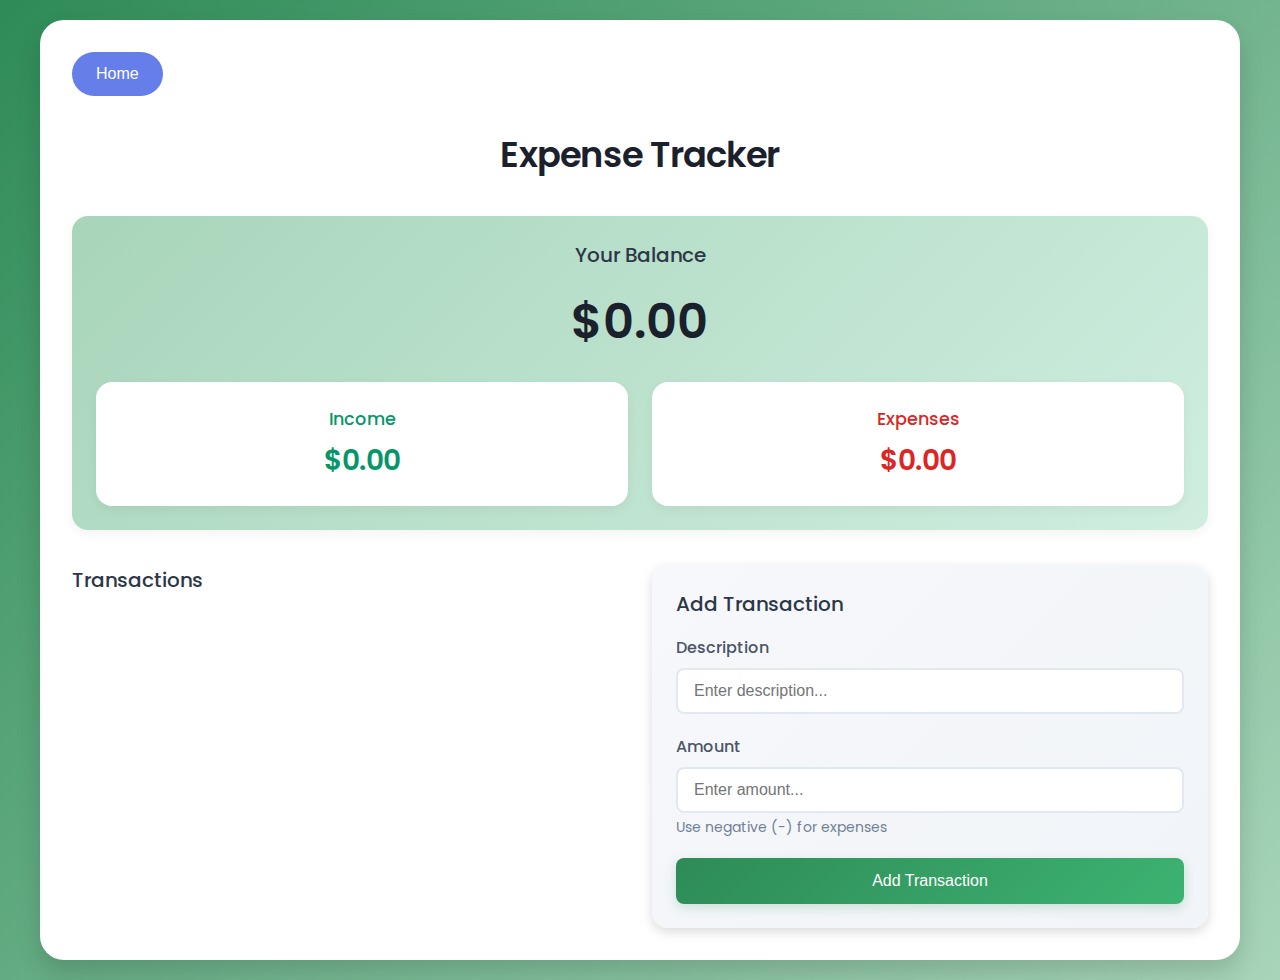
<file: expense.html>
<!DOCTYPE html>
<html lang="en">
<head>
    <meta charset="UTF-8">
    <meta name="viewport" content="width=device-width, initial-scale=1.0">
    <title>Expense Tracker</title>
    <link rel="stylesheet" href="style.css">
    <link rel="stylesheet" href="expense.css">    
</head>
<body>
    <div class="container">
        <button id="home-btn" onclick="location.href='/'">Home</button>
        <h1>Expense Tracker</h1>

        <div class="balance-container">
            <h2>Your Balance</h2>
            <h1 id="balance">$0.00</h1>

            <div class="summary">
                <div class="income">
                    <h3>Income</h3>
                    <p id="income-amount">$0.00</p>
                </div>                    
                <div class="expenses">
                    <h3>Expenses</h3>
                    <p id="expense-amount">$0.00</p>
                </div>
            </div>
        </div>

        <div class="main-content">
            <div class="transaction-container">
                <h2>Transactions</h2>
                <ul id="transaction-list">
                    <!-- Transactions will be added here from js -->
                </ul>
            </div>

            <div class="form-container">
                <h2>Add Transaction</h2>

                <form id="transaction-form">

                    <div class="form-group">
                        <label for="description">Description</label>
                        <input type="text" id="description" placeholder="Enter description..." required>
                    </div>

                     <div class="form-group">
                        <label for="amount">Amount</label>
                        <input type="number" id="amount" placeholder="Enter amount..." required>
                        <small>Use negative (-) for expenses</small>
                    </div>

                    <button type="submit">Add Transaction</button>

                </form>


            </div>
        </div>

    </div>



    <script src="expense.js"></script>
</body>
</html>
</file>
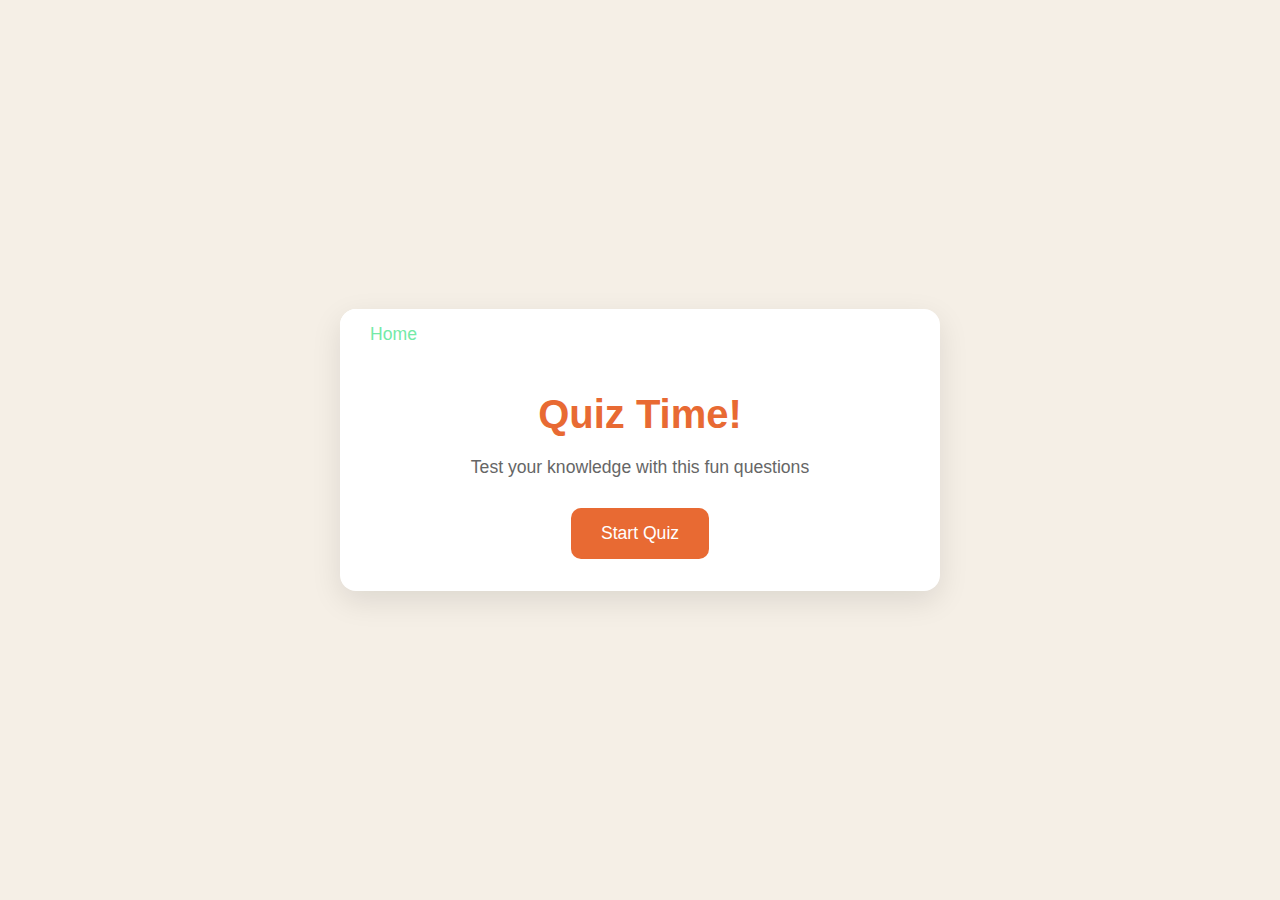
<file: quiz.html>
<!DOCTYPE html>
<html lang="en">
<head>
    <meta charset="UTF-8">
    <meta name="viewport" content="width=device-width, initial-scale=1.0">
    <title>Quiz game</title>
    <link rel="stylesheet" href="style.css">
    <link rel="stylesheet" href="quiz.css">
</head>
<body>
   <!-- <div>
    <button id="home-btn" onclick="location.href='/'">Home</button>
   </div> -->

    <div class="container">
        <button id="home-btn" onclick="location.href='/'">Home</button>
        <div class="screen active" id="start-screen">
            <!-- <button id="home-btn" onclick="location.href='/'">Home</button> -->
            <h1>Quiz Time!</h1>
            <p>Test your knowledge with this fun questions</p>
            <button id="start-btn">Start Quiz</button>
        </div>

        <div class="screen" id="quiz-screen">
            <div class="quiz-header">
                <h2 id="question-text">Question goes here</h2>
                <div class="quiz-info">
                    <p>
                        Question <span id="current-question">1</span> of <span id="total-questions">5</span>
                    </p>

                    <p>
                        score: <span id="score">0</span>

                    </p>

                </div>

            </div>

         <div id="answers-container" class="answers-container">

            <!-- Answers will be inserted here from js later at some point -->

         </div> 
         
         <div class="progress-bar">
            <div id="progress" class="progress"></div>
         </div>
        </div>

        <div id="result-screen" class="screen">
            <h1>Quiz Results</h1>
            <div class="result-info">
                <p>You Scored  <span id="final-score">0</span> out of <span id="max-score">5</span></p>
                <div id="result-message">Good job!</div>
            </div>
            <button id="restart-btn">Restart Quiz</button>
        </div>

    </div>

    <script src="quiz.js"></script>

</body>

</html>
</file>
<file: style.css>
/* general*/


@import url('https://fonts.googleapis.com/css2?family=Poppins:ital,wght@0,100;0,200;0,300;0,400;0,500;0,600;0,700;0,800;0,900;1,100;1,200;1,300;1,400;1,500;1,600;1,700;1,800;1,900&display=swap');


* {
    margin:0;
    padding:0;
}

body {
    font-family: "Poppins", sans-serif;
}

html{
    scroll-behavior: smooth;
}

p{
    color: rgb(85, 85, 85);
}

/*TRANSITION*/

 a, 
.btn{
    transition: all 300ms ease;
}

/*desktop nav*/
#desktop-nav{ 
    background-color: aquamarine;
    

} 

nav,
.nav-links{
    display: flex;
    
}

nav{
    justify-content: space-around;
    align-items: center;
    height:17vh;
   
}

.nav-links{
    gap: 2rem;
    list-style: none;
    font-size:1.5rem;
}
a{
    color: black;
    text-decoration: none;
    text-decoration-color: white;

}
a:hover{
    color: gray;
    text-decoration: underline;
    text-underline-offset:1rem;
    text-decoration-color: rgb(181, 181, 181);
}

.logo{
    font-size:2rem;
}

.logo:hover{
    cursor: default;
}

/*hamburger menu*/

#hamburger-nav{
    display: none;
}
.hamburger-menu {
    position: relative;
    display:inline-block ; 
}

.hamburger-icon {
    display: flex;
    flex-direction: column;
    justify-content: space-between;
    height:24px;
    width:30px;
    cursor: pointer;
}

.hamburger-icon span{
  width:100%;  
  height:2px;
  background-color: black;
  transition:all 0.3 ease-in-out ;
}

.menu-links{
    position:absolute ;
    top:100%;
    right:0;
    background-color: white;
    width: fit-content;
    max-height: 0;
    overflow:hidden ;
    transition:all 0.3 ease-in-out ;

}

.menu-links a{
    display: block;
    padding:10%;
    text-align: center;
    font-size:1.5rem ;
    color: black;
    transition:all 0.3 ease-in-out ;

}

.menu-links li{
   list-style: none; 
}

.menu-links.open{
    max-height:300px;
}

.hamburger-icon.open span:first-child{
    transform: rotate(45deg) translate(10px,5px);
}

.hamburger-icon.open span:nth-child(2){
    opacity: 0;
}

.hamburger-icon.open span:last-child{
    transform: rotate(-45deg) translate(10px,-5px);
}

.hamburger-icon span:first-child{
    transform: none;
}

.hamburger-icon span:first-child{
    opacity: 1;
}

.hamburger-icon span:last-child{
    transform: none;
} 

/*Sections*/

 section{
    padding-top: 4vh;
    height: 96vh;
    margin: 0 10rem;
    box-sizing: border-box;
    min-height: fit-content;
}

.section-container{
    display: flex;
} 

/*profile section*/

 #profile{
    display: flex;
    justify-content: center;
    gap: 5rem;
    height: 80vh;
}

 .section__pic-container{
    display: flex;
    border-radius: 500px;
    height: 500px;
    width: 100px; 
    margin: auto 0; 
} 


.pic{
    width: 300px;
    height: 300px;
    border-radius: 600px;
}

.section__text{
    align-self:center ;
    text-align: center;
}

.section__text p{
    font-weight: 600;
}

.section__text__p1{
    text-align: center;
}

.section__text__p2{
    font-size: 1.75rem;
    margin-bottom: 1rem;
}

.title{
    font-size: 3rem;
    text-align: center;
}
#socials-container{
    display: flex;
    justify-content: center;
    margin-top: 1rem;
    gap: 1rem; 
 } 

/*Icons*/

 .icon{
    cursor: pointer;
    height: 2rem;
} 


/*buttons*/
 .btn-container{
    display: flex;
    justify-content: center;
    gap: 1rem;
}

.btn{
    font-weight: 600;
    transition: all 300ms ease;
    padding: 1rem;
    width: 8rem;
    border-radius:2rem;
}

.btn-color-1,
.btn-color-2
{
 border: rgb(53, 53, 53) 0.1rem solid;  

 }

.btn-color-1:hover,
.btn-color-2:hover
{
cursor: pointer;
}

.btn-color-1,
.btn-color-2:hover
{
background: rgb(53, 53, 53);
color: white;
}

.btn-color-1:hover
{
    background: rgb(0, 0, 0);
}

.btn-color-2
{
    background: none;
}

.btn-color-2:hover
{
    border: rgb(255, 255, 255) 0.1 rem solid;
}

.btn-container{
    gap: 1 rem;
} 


/* about section */

 #about{
    position: relative;
}

.about-containers{
    gap: 2rem;
    margin-bottom:2rem;
    margin-top:2rem;
}

.about-details-container{
    justify-content: center;
    flex-direction: column;
}

.about-containers,
.about-details-container{
    display: flex;
}

.about-pic{
   border-radius:2rem; 
}

.arrow{
    position: absolute;
    right:-5rem;
    bottom:2.5rem;

}

.details-container {
    padding:1.5rem;
    flex:1;
    background: white; 
    border-radius:2rem;
    border: rgb(53, 53, 53) 0.1 rem solid;
    border-color: rgb(163, 163, 163); 
    text-align: center; 
}

.section-container{
    gap: 4rem;
    height: 80%;
}

.section__pic-container{
    height:400px;
    width:400px;
    margin: auto 0;
} 

/* experience section */

#experience{
    position: relative;
}
.experience-sub-title{
    color:rgb(85,85,85);
    font-weight: 600;
    font-size: 1.75rem;
    margin-bottom: 2rem;
}

.experience-details-container{
    display: flex;
    justify-content: center;
    flex-direction: column;
}

.article-container{
    display: flex;
    text-align: initial;
    flex-wrap: wrap;
    flex-direction: row;
    gap: 2.5rem;
    justify-content: space-around;

}

article{
    display: flex;
    width: 10rem;
    justify-content: space-around;
    gap: 0.5rem;
}

article.icon{
    cursor: default;
}

/* projects section */

#projects{
    position: relative;
}

 .color-container{
    border-color: rgb(163,163,163);
    background: rgb(250,250,250);

 }

 .project-img{
    border-radius: 2rem;
    width: 90%;
    height: 90%;
 }

 .project-title{
    margin: 1rem;
    color: black;
 }

 .project-btn{
    color: black;
    border-color: rgb(163, 163,163);
 }

 /* contact */

 #contact{
    display: flex;
    justify-content: center;
    flex-direction: column;
    height: 70vh;
 }
.contact-info-upper-container{
    display: flex;
    justify-content: center;
    border-radius:2rem;
    border:rgb(53, 53, 53) 0.1rem solid ;
    border-color: rgb(163, 163, 163);
    background: rgb(250,250,250);
    margin: 2rem auto;
    padding: 0.5rem;
}

.contact-info-container{
    display: flex;
    align-items: center;
    justify-content: center;
    gap:0.5rem ;
    margin: 1rem;
}

.contact-info-container p{
    font-size: larger;
}

.contact-icon{
    cursor: default;
}

.email-icon{
    height: 2.5rem;
}


/* footer section */

footer{
    height: 26vh;
    margin: 0 1rem;
    background-color: aquamarine;
    
}

footer p{
    text-align: center;
}
</file>
<file: expense.css>
@import url('https://fonts.googleapis.com/css2?family=Poppins:wght@100;200;300;400;500;600;700;800;900&display=swap');

*{
    margin: 0;
    padding: 0;
    box-sizing: border-box;
}

body{
    background: linear-gradient(135deg, #2e8b57, #a8d5ba);
    min-height: 100vh;
    font-family: "poppins", sans-serif;
    display: flex;
    align-items: center;
    justify-content: center;
    padding: 20px;
    color: #2d3436;
}

.container{
    width: 100%;
    max-width: 1200px;
    background-color: #fff;
    padding: 2rem;
    border-radius: 24px;
    box-shadow:0 12px 24px rgba(0, 0, 0, 0.15);
}

h1{
    text-align: center;
    color: #1a202c;
    margin-bottom: 35px;
    font-size: 2.2rem;
    font-weight: 600;
    letter-spacing: -0.5px;
}

h2{
    color: #2d3748;
    margin-bottom: 1rem;
    font-size: 1.25rem;
    font-weight: 500;
}

.balance-container{
    text-align: center;
    margin-bottom: 35px;
    padding: 24px;
    background: linear-gradient(135deg, #a8d5ba, #cfeee0); /* FIX */
    border-radius: 1rem;
    box-shadow: 0 4px 12px rgba(0, 0, 0, 0.05);
}

.balance-container h1{
    font-size: 3rem;
    margin: 15px 0;
}

.summary{
    display: grid;
    grid-template-columns: 1fr 1fr;
    gap: 24px;
    margin-top: 24px;
}

.main-content{
    display: grid;
    grid-template-columns: 1fr 1fr;
    gap: 24px;
}

.income,
.expenses{
    background-color: #fff;
    padding: 24px;
    border-radius: 1rem;
    box-shadow: 0 4px 12px rgba(0, 0, 0, 0.05);
    transition: transform 0.2s ease;
}

.income:hover,
.expenses:hover{ /* FIXED SELECTOR */
    transform: translateY(-2px);
}

.income h3{
    color: #059669; /* FIXED */
    font-size: 1.1rem;
    font-weight: 500;
}

.expenses h3{
    color: #dc2626; /* FIXED */
    font-size: 1.1rem;
    font-weight: 500;
}

.income p{
    margin-top: 8px;
    font-size: 1.75rem;
    font-weight: 600;
    color: #059669;
}

.expenses p{
    margin-top: 8px;
    font-size: 1.75rem;
    font-weight: 600;
    color: #dc2626;
}

.transaction-container{
    height: 100%;
    display: flex;
    flex-direction: column;    
}


#home-btn{
    background: linear-gradient(45deg,#667eea);
    color: white;
    border: none;
    padding: 0.8rem 1.5rem;
    border-radius: 50px;
    cursor: pointer;
    font-weight: 500;
    margin-bottom: 2rem;
    font-size: 1rem;
}

#home-btn:hover{
    transform: translateY(-2px);
    box-shadow: 0 6px 10px rgba(102, 126, 234, 0.3);
}

#home-btn:active{
    transform: translateY(0);
}

#transaction-list{
    list-style: none;
    max-height: 500px;
    overflow-y: auto;
    padding-right: 8px;
    flex-grow: 1;
}

#transaction-list::-webkit-scrollbar{
    width: 8px;
}

#transaction-list::-webkit-scrollbar-track{
    background-color: #f1f1f1;
    border-radius: 4px;
}

#transaction-list::-webkit-scrollbar-thumb{
    background-color: #cbd5e0; /* FIXED SHADE */
}

#transaction-list::-webkit-scrollbar-thumb:hover{
    background-color: #a0aec0;
}

.transaction{
    display: flex;
    justify-content: space-between;
    align-items: center;
    padding: 1rem 1.2rem;
    margin-bottom: 12px;
    border-radius: 12px;
    background-color: #fff; 
    box-shadow: 0 2px 8px rgba(0, 0, 0, 0.05);
    transition: all 0.2s ease;
    border-right: 5px solid;
    animation: slideIn 0.3s ease;
}

@keyframes slideIn {
    from{
        opacity: 0;
        transform: translateX(-20px);
    }
    to{
        opacity: 1;
        transform: translateX(0px);
    }
}

.transaction:hover{
    transform: translateX(4px);
    box-shadow: 0 4px 12px rgba(0, 0, 0, 0.1);
}

.transaction.income{
    border-right-color: #059669;
}

.transaction.expense {
    border-right-color: #dc2626;
}

.transaction .delete-btn{
    background: none;
    border:none ;
    color: #dc2626;
    cursor: pointer;
    font-size: 1.4rem;
    opacity: 0;
    transition: all 0.2s ease;
    padding: 4px 8px;
    border-radius: 4px;
    margin-left: 12px;
}

.transaction:hover .delete-btn{
    opacity: 1;
}

.transaction .delete-btn:hover{
    background-color: #fee2e2;
    transform: scale(1.1);
}

.form-container {
    background: linear-gradient(135deg, #f6f8fb, #f1f4f8);
    padding: 24px;
    border-radius: 16px;
    box-shadow: 0 4px 12px rgba(0, 0, 0, 0.15);
    display: flex;
    height: 100%;
    flex-direction: column;
}

.form-container form{
    height: 100%;
    display: flex;
    flex-direction: column;
}

.form-group{
    margin-bottom: 20px;
}

label{
    display: block;
    margin-bottom: 8px;
    color: #4a5568;
    font-weight: 500;
}

input{
    width: 100%;
    padding: 12px 16px;
    border: 2px solid #e2e8f0;
    border-radius: 8px;
    font-size: 1rem;
    transition: all 0.2s ease;
    background-color: #fff;
}

input:focus{
    outline: none;
    border-color: #667eea;
    box-shadow: 0 0 0 3px rgba(102, 126, 234, 0.1);
}

small{
     color: #718096;
     font-size: 0.875rem;
     margin-top: 4px;
     display: block;
}

button[type="submit"]{
    width: 100%;
    padding: 14px;
    background: linear-gradient(135deg, #2e8b57, #3cb371);
    color: #fff;
    border: none;
    border-radius: 8px;
    cursor: pointer;
    font-size: 1rem;
    font-weight: 500;
    transition: all 0.2s ease;
    box-shadow: 0 4px 12px rgba(46, 139, 87, 0.2); /* FIXED */
    margin-top: auto;
}

/* RESPONSIVE FIX — comment correctly closed */
@media(max-width: 900px){
    .main-content{
        grid-template-columns: 1fr;
    }

    #transaction-list{
        max-height: 300px;
    }
}

@media(max-width:480px){
    .container{
        padding: 24px;
    }
    .summary{
        grid-template-columns: 1fr;
        gap: 16px;
    }
    .balance-container h1{
        font-size: 2.5rem;
    }
    .income p,
    .expenses p{
        font-size: 1.5rem;
    }
    .transaction{
        padding: 14px 16px;
    }
    h1{
        font-size: 1.8rem;
    }
}
</file>
<file: quiz.css>
*{
    margin: 0;
    padding: 0;
    box-sizing: border-box;
}

body{
    background: #f5efe6;
    display: flex;
    justify-content: center;
    align-items: center;
    min-height: 100vh;
    padding: 1rem;
    font-family: sans-serif;
}

.container{
    background-color: white;
    border-radius: 1rem;
    box-shadow: 0 10px 30px rgba(0, 0, 0, 0.1);
    width: 100%;
    max-width: 600px;
    overflow: hidden;
    position: relative;
}

/* screens */

.screen{
    display: none;
    padding: 2rem;
    text-align: center;
}

.screen.active{
    display: block;
}

/* start screen */

#start-screen h1{
    color: #e86a33;
    margin-bottom: 20px;
    font-size: 2.5rem;
}

#start-screen p{
    color: #666;
    margin-bottom: 30px;
    font-size: 1.1rem;
}

.quiz-header{
    margin-bottom: 2rem;
}

#question-text{
    color: #333;
    font-size: 1.5rem;
    line-height: 1.4;
}

.quiz-info{
    display: flex;
    justify-content: space-between;
    color: #666;
    margin-bottom: 10px;
}

.answers-container{
    display: flex;
    flex-direction: column;
    gap: 10px;
    margin-bottom: 25px;
}

.answer-btn{
    background-color:#f8f0e5 ;
    color:#333 ;
    border:2px solid #eadbc8 ;
    border-radius:10px ;
    padding: 1rem;
    cursor: pointer;
    text-align-last: left;
    transition: all 0.3s ease;
}

.answer-btn:hover{
    background-color: #eadbc8;
    border-color:#dac0ae ;
}

.answer-btn.correct{
    background-color: #e6fff0;
    border-color: #a3f0c4;
    color:#28a745 ;
}


.answer-btn.incorrect{
    background-color: #fff0f0;
    border-color: #ffbdbd;
    color:#dc3545 ;
}

.progress-bar{
    height: 10px;
    background-color: #f8f0e5;
    border-radius: 5px;
    overflow: hidden;
    margin-top: 20px;
}



.progress{
    height: 100%;
    background-color: #e86a33;
    width: 0%;
    transition: width 0.3s ease ;  
}

#home-btn{
    color: #74eaa7;
    background: white;
    transition: 0.3s ease;
} 

#home-btn:hover{
    background: #a3f0c4;
    color: #d45b28;
}




/* result screen */

#result-screen h1{
    color: #e86a33;
    margin-bottom: 30px;
}

.result-info{
    background-color: #f8f0e5;
    border-radius: 10px;
    padding: 20px;
    margin-bottom: 30px;
}

.result-info p{
    font-size: 1.2rem;
    color:#333 ;
    margin-bottom: 1rem;
}

#result-message{
    font-size: 1.5rem;
    font-weight: 600;
    color: #e86a33;
}

button{
    background-color:#e86a33;
    color: white;
    border: none;
    border-radius: 10px;
    padding: 15px 30px;
    font-size: 1.1rem;
    cursor: pointer;
    transition: background-color 0.3s ease;
}

button:hover{
    background-color: #d45b28;
}


@media (max-width:500px){
    .screen{
        padding: 1rem;
    }

    #start-screen h1{
        font-size: 2rem;
    }

    #question-text{
        font-size: 1.3rem;
    }

    .answer-btn{
        padding: 12px;
    }

    button{
        padding: 12px 25px;
        font-size: 1rem;

    }

}
</file>
